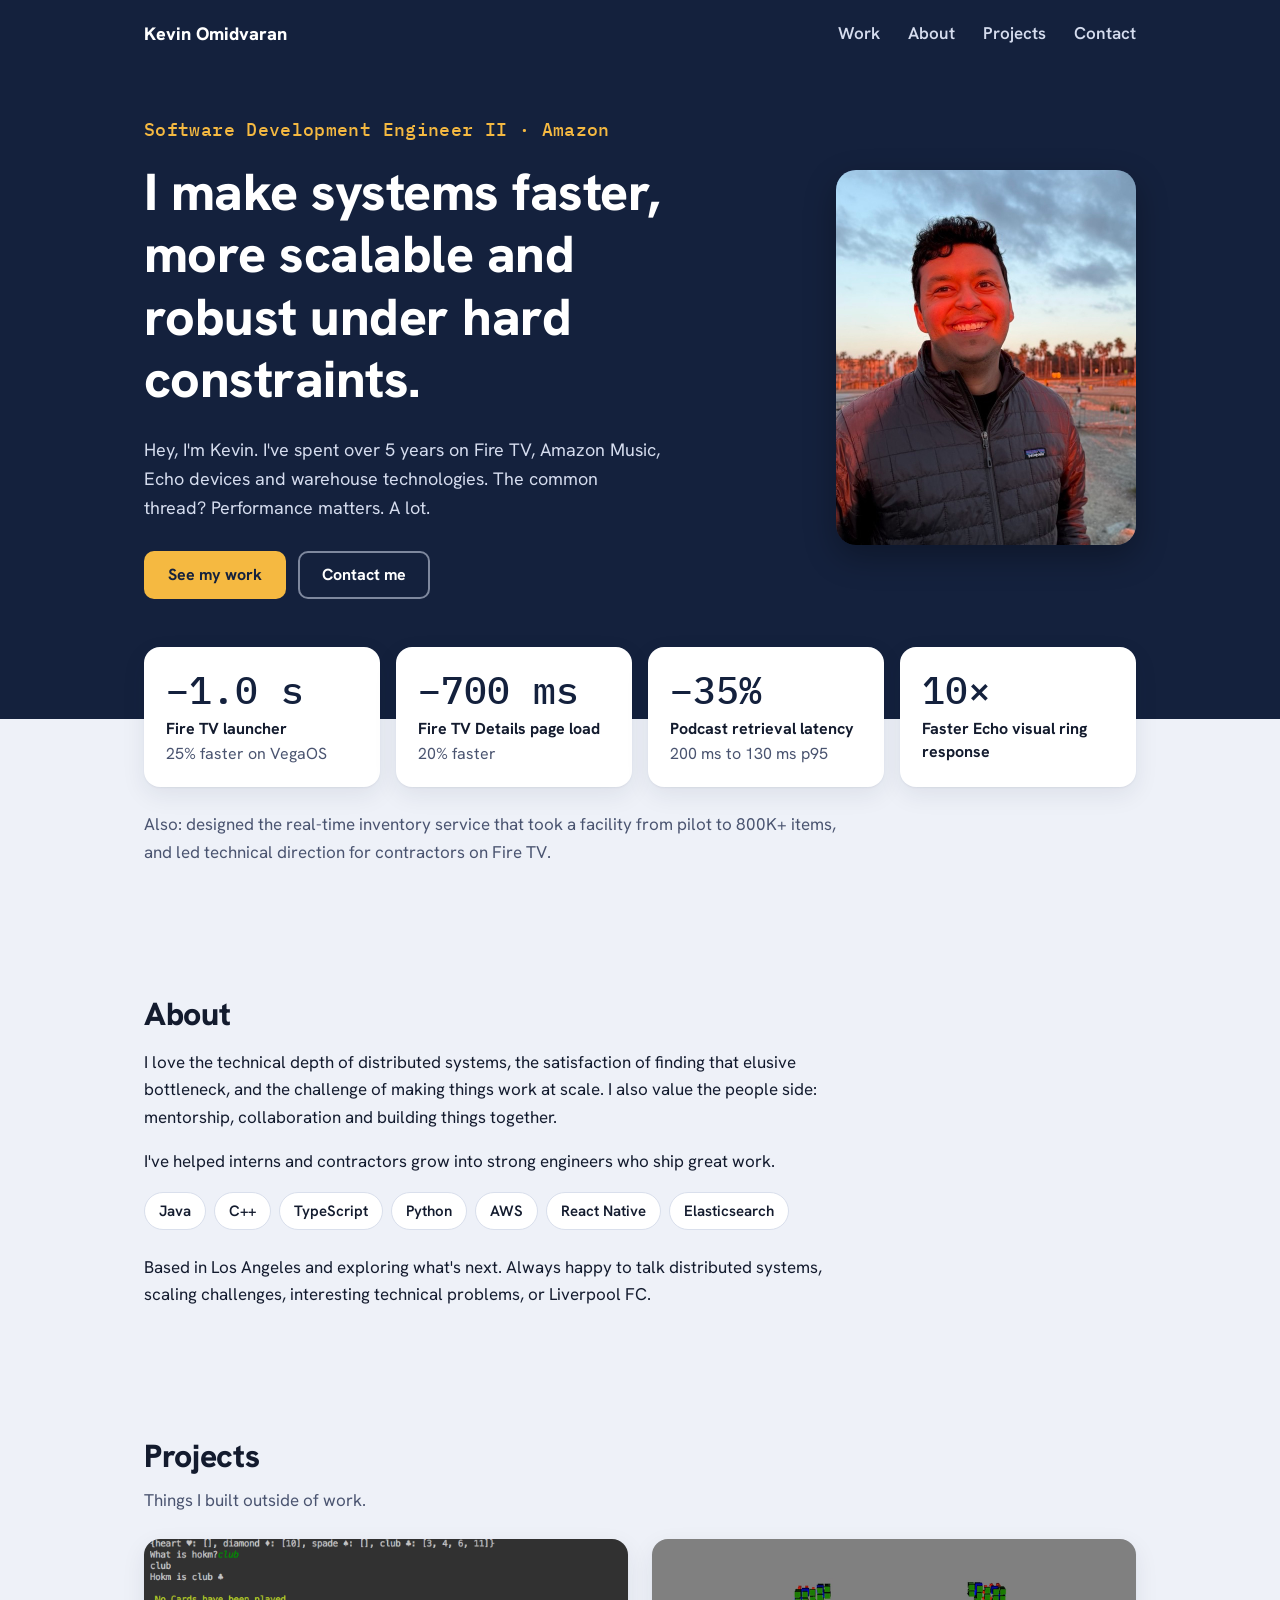
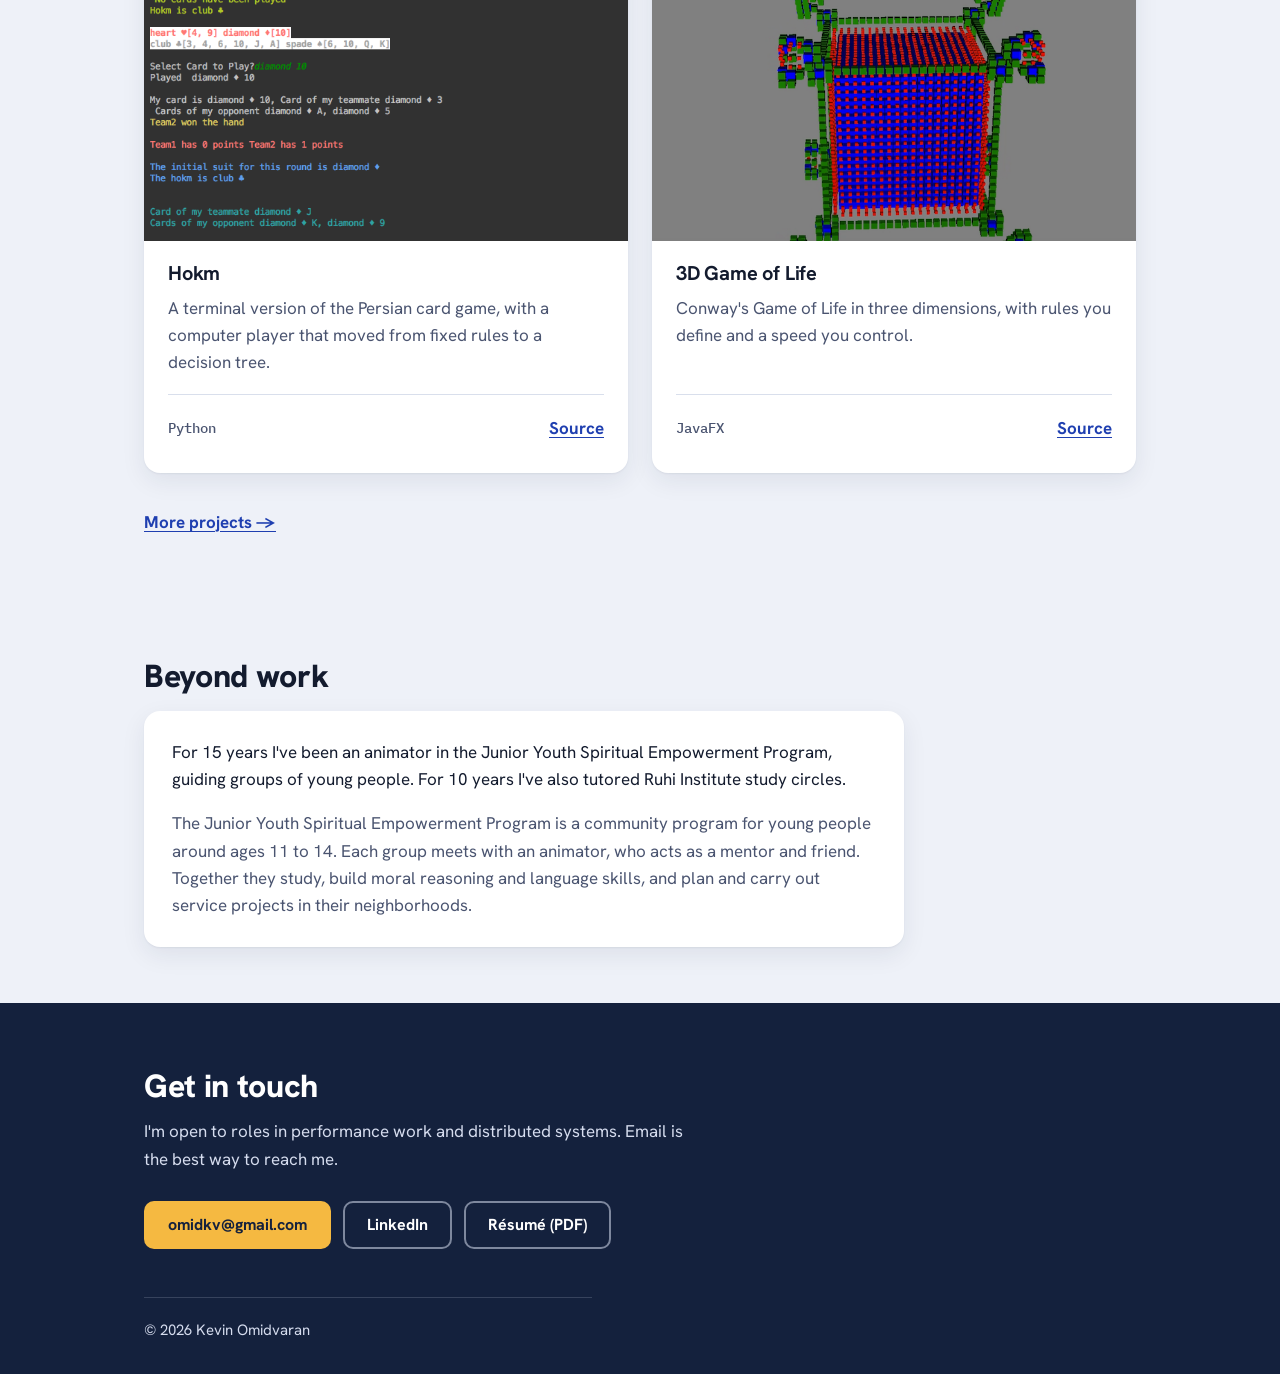
<file: index.html>
<!doctype html>
<html lang="en">
<head>
  <meta charset="utf-8">
  <meta name="viewport" content="width=device-width, initial-scale=1">
  <title>Kevin Omidvaran | Software Engineer</title>
  <meta name="description" content="Kevin Omidvaran, Software Development Engineer II at Amazon. Five years making Fire TV, Amazon Music, Echo and warehouse systems faster, more scalable and more robust.">
  <meta name="author" content="Kevin Omidvaran">
  <link rel="canonical" href="https://kevinomidvaran.com/">
  <meta name="theme-color" content="#14213D">

  <meta property="og:type" content="website">
  <meta property="og:site_name" content="Kevin Omidvaran">
  <meta property="og:url" content="https://kevinomidvaran.com/">
  <meta property="og:title" content="Kevin Omidvaran | Software Engineer">
  <meta property="og:description" content="I make systems faster, more scalable and robust under hard constraints. Software Development Engineer II at Amazon.">
  <meta property="og:image" content="https://kevinomidvaran.com/assets/images/og-image.png">
  <meta property="og:image:width" content="1200">
  <meta property="og:image:height" content="630">
  <meta property="og:image:alt" content="Kevin Omidvaran, Software Engineer">
  <meta name="twitter:card" content="summary_large_image">
  <meta name="twitter:title" content="Kevin Omidvaran | Software Engineer">
  <meta name="twitter:description" content="I make systems faster, more scalable and robust under hard constraints.">
  <meta name="twitter:image" content="https://kevinomidvaran.com/assets/images/og-image.png">

  <link rel="icon" href="assets/favicon.svg" type="image/svg+xml">
  <link rel="apple-touch-icon" href="assets/apple-touch-icon.png">

  <link rel="preconnect" href="https://fonts.googleapis.com">
  <link rel="preconnect" href="https://fonts.gstatic.com" crossorigin>
  <link href="https://fonts.googleapis.com/css2?family=Hanken+Grotesk:wght@400..800&family=IBM+Plex+Mono:wght@500&display=swap" rel="stylesheet">
  <link rel="stylesheet" href="assets/css/style.css">

  <script type="application/ld+json">
  {
    "@context": "https://schema.org",
    "@type": "Person",
    "name": "Kevin Omidvaran",
    "url": "https://kevinomidvaran.com/",
    "jobTitle": "Software Development Engineer II",
    "worksFor": { "@type": "Organization", "name": "Amazon" },
    "address": { "@type": "PostalAddress", "addressLocality": "Los Angeles", "addressRegion": "CA" },
    "sameAs": ["https://linkedin.com/in/komidvaran/"]
  }
  </script>
</head>
<body>
  <a class="skip-link" href="#main">Skip to content</a>

  <header class="band">
    <nav class="container site-nav" aria-label="Main">
      <a class="brand" href="index.html">Kevin Omidvaran</a>
      <ul class="nav-links">
        <li><a href="#work">Work</a></li>
        <li><a href="#about">About</a></li>
        <li><a href="#projects">Projects</a></li>
        <li><a href="#contact">Contact</a></li>
      </ul>
    </nav>

    <div class="container hero">
      <div>
        <p class="label">Software Development Engineer II · Amazon</p>
        <h1>I make systems faster, more scalable and robust under hard constraints.</h1>
        <p>Hey, I'm Kevin. I've spent over 5 years on Fire TV, Amazon Music, Echo devices and warehouse technologies. The common thread? Performance matters. A lot.</p>
        <div class="actions">
          <a class="btn btn--accent" href="#work">See my work</a>
          <a class="btn btn--outline" href="#contact">Contact me</a>
        </div>
      </div>
      <figure class="portrait">
        <img src="assets/images/portrait.jpg" alt="Kevin Omidvaran smiling at the beach at sunset" width="600" height="750">
      </figure>
    </div>
  </header>

  <main id="main">
    <section id="work" class="work" aria-labelledby="work-title">
      <div class="container">
        <h2 id="work-title" class="visually-hidden">Work</h2>
        <ul class="stats">
          <li class="card stat">
            <span class="stat-number">−1.0&nbsp;s</span>
            <span class="stat-label"><strong>Fire TV launcher</strong>25% faster on VegaOS</span>
          </li>
          <li class="card stat">
            <span class="stat-number">−700&nbsp;ms</span>
            <span class="stat-label"><strong>Fire TV Details page load</strong>20% faster</span>
          </li>
          <li class="card stat">
            <span class="stat-number">−35%</span>
            <span class="stat-label"><strong>Podcast retrieval latency</strong>200&nbsp;ms to 130&nbsp;ms p95</span>
          </li>
          <li class="card stat">
            <span class="stat-number">10×</span>
            <span class="stat-label"><strong>Faster Echo visual ring response</strong></span>
          </li>
        </ul>
        <p class="also">Also: designed the real-time inventory service that took a facility from pilot to 800K+ items, and led technical direction for contractors on Fire TV.</p>
      </div>
    </section>

    <section id="about" aria-labelledby="about-title">
      <div class="container">
        <div class="prose">
        <h2 id="about-title">About</h2>
        <p>I love the technical depth of distributed systems, the satisfaction of finding that elusive bottleneck, and the challenge of making things work at scale. I also value the people side: mentorship, collaboration and building things together.</p>
        <p>I've helped interns and contractors grow into strong engineers who ship great work.</p>
        <ul class="tags" aria-label="Skills">
          <li>Java</li>
          <li>C++</li>
          <li>TypeScript</li>
          <li>Python</li>
          <li>AWS</li>
          <li>React Native</li>
          <li>Elasticsearch</li>
        </ul>
        <p>Based in Los Angeles and exploring what's next. Always happy to talk distributed systems, scaling challenges, interesting technical problems, or Liverpool FC.</p>
        </div>
      </div>
    </section>

    <section id="projects" aria-labelledby="projects-title">
      <div class="container">
        <h2 id="projects-title">Projects</h2>
        <p class="lede">Things I built outside of work.</p>
        <ul class="project-grid">
          <li class="card project">
            <figure class="project-media">
              <img src="assets/images/hokm.png" alt="Terminal screenshot of a Hokm game: the hands, cards played and running score" width="649" height="770" loading="lazy">
            </figure>
            <div class="project-body">
              <h3>Hokm</h3>
              <p>A terminal version of the Persian card game, with a computer player that moved from fixed rules to a decision tree.</p>
              <div class="project-meta">
                <span class="tech">Python</span>
                <a class="source" href="https://github.com/omidkv/Hokm">Source<span class="visually-hidden"> code for Hokm on GitHub</span></a>
              </div>
            </div>
          </li>
          <li class="card project">
            <figure class="project-media">
              <img src="assets/images/game-of-life-3d.png" alt="3D Game of Life: a cube of live cells rendered in blue, red and green" width="700" height="457" loading="lazy">
            </figure>
            <div class="project-body">
              <h3>3D Game of Life</h3>
              <p>Conway's Game of Life in three dimensions, with rules you define and a speed you control.</p>
              <div class="project-meta">
                <span class="tech">JavaFX</span>
                <a class="source" href="https://github.com/omidkv/GameOfLife3d">Source<span class="visually-hidden"> code for 3D Game of Life on GitHub</span></a>
              </div>
            </div>
          </li>
        </ul>
        <a class="more-link" href="more-projects.html">More projects&nbsp;→</a>
      </div>
    </section>

    <section id="beyond" aria-labelledby="beyond-title">
      <div class="container">
        <h2 id="beyond-title">Beyond work</h2>
        <div class="card beyond-card">
          <p>For 15 years I've been an animator in the Junior Youth Spiritual Empowerment Program, guiding groups of young people. For 10 years I've also tutored Ruhi Institute study circles.</p>
          <p class="muted">The Junior Youth Spiritual Empowerment Program is a community program for young people around ages 11 to 14. Each group meets with an animator, who acts as a mentor and friend. Together they study, build moral reasoning and language skills, and plan and carry out service projects in their neighborhoods.</p>
        </div>
      </div>
    </section>
  </main>

  <footer id="contact" class="band site-footer">
    <div class="container">
      <h2>Get in touch</h2>
      <p>I'm open to roles in performance work and distributed systems. Email is the best way to reach me.</p>
      <div class="actions">
        <a class="btn btn--accent" href="mailto:omidkv@gmail.com">omidkv@gmail.com</a>
        <a class="btn btn--outline" href="https://linkedin.com/in/komidvaran/" rel="me">LinkedIn</a>
        <a class="btn btn--outline" href="assets/Kevin_Omidvaran_Resume.pdf">Résumé (PDF)</a>
      </div>
      <p class="copyright">© 2026 Kevin Omidvaran</p>
    </div>
  </footer>
</body>
</html>
</file>
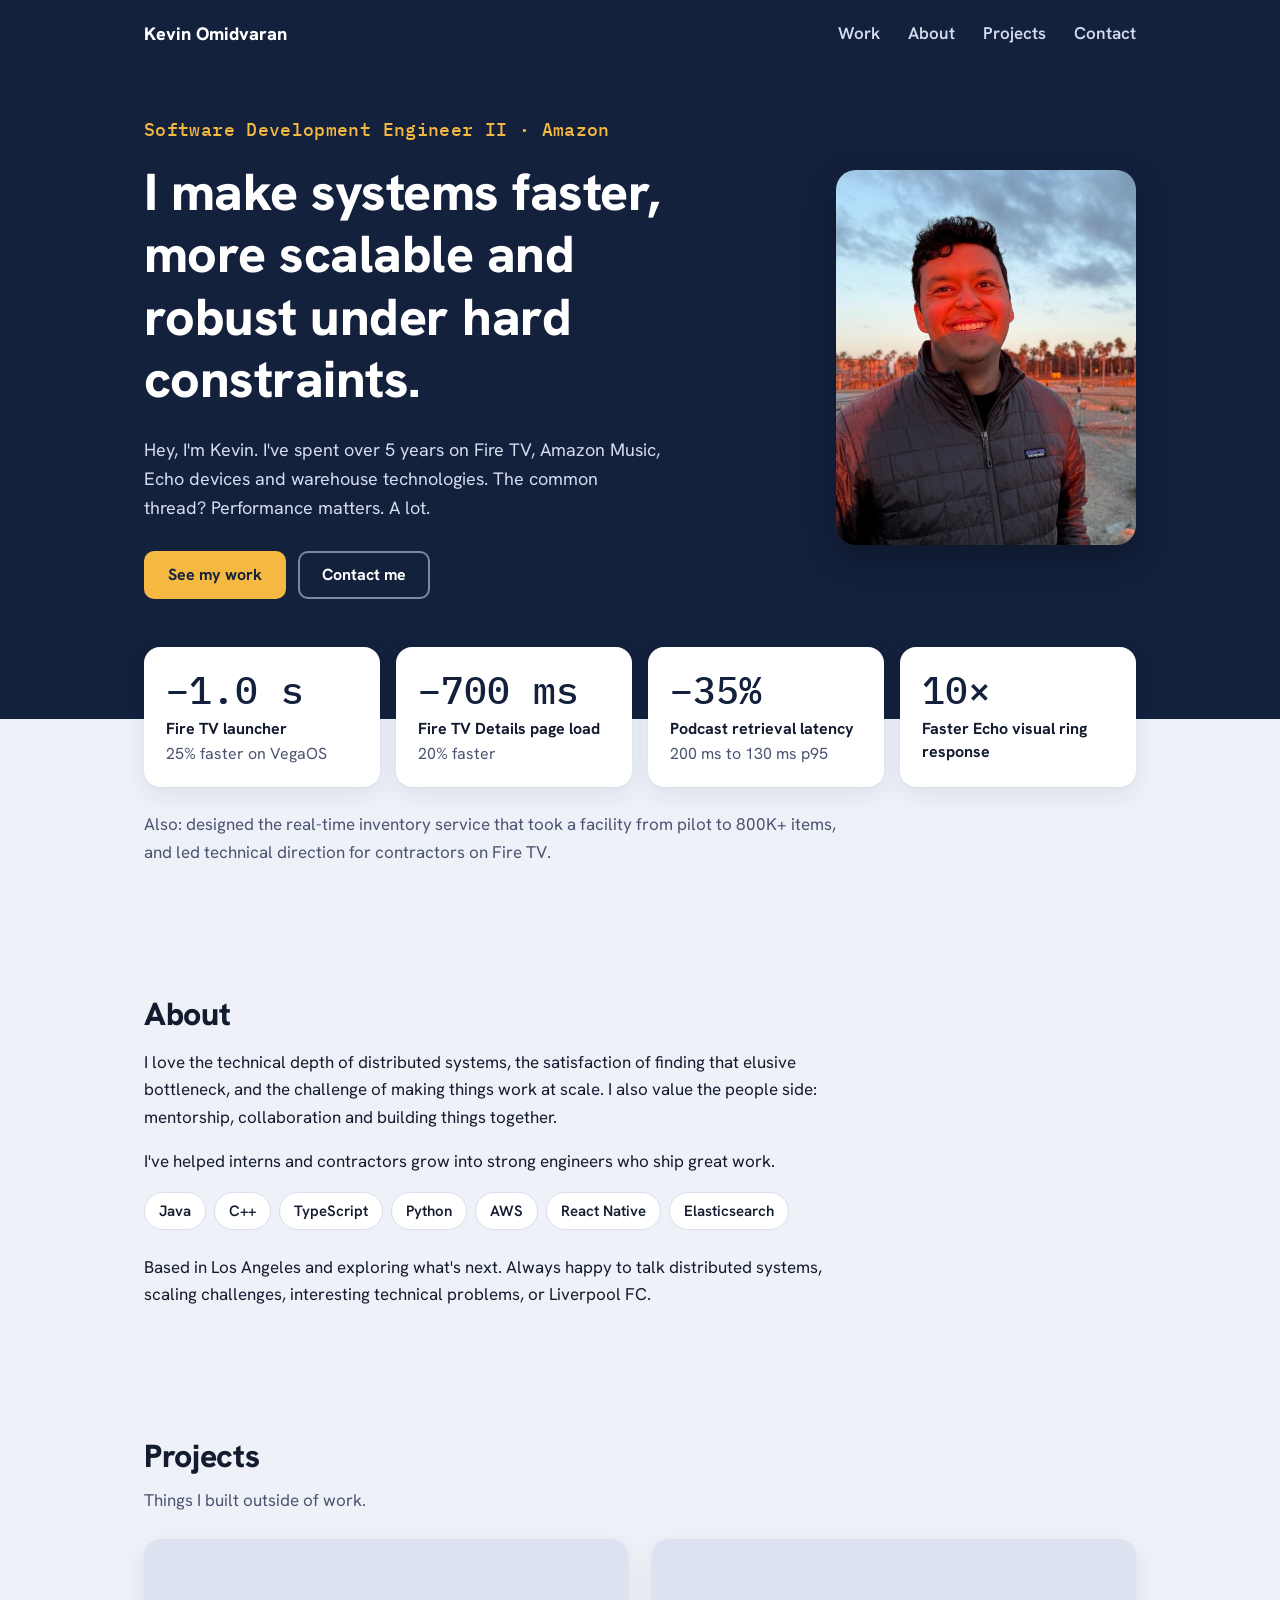
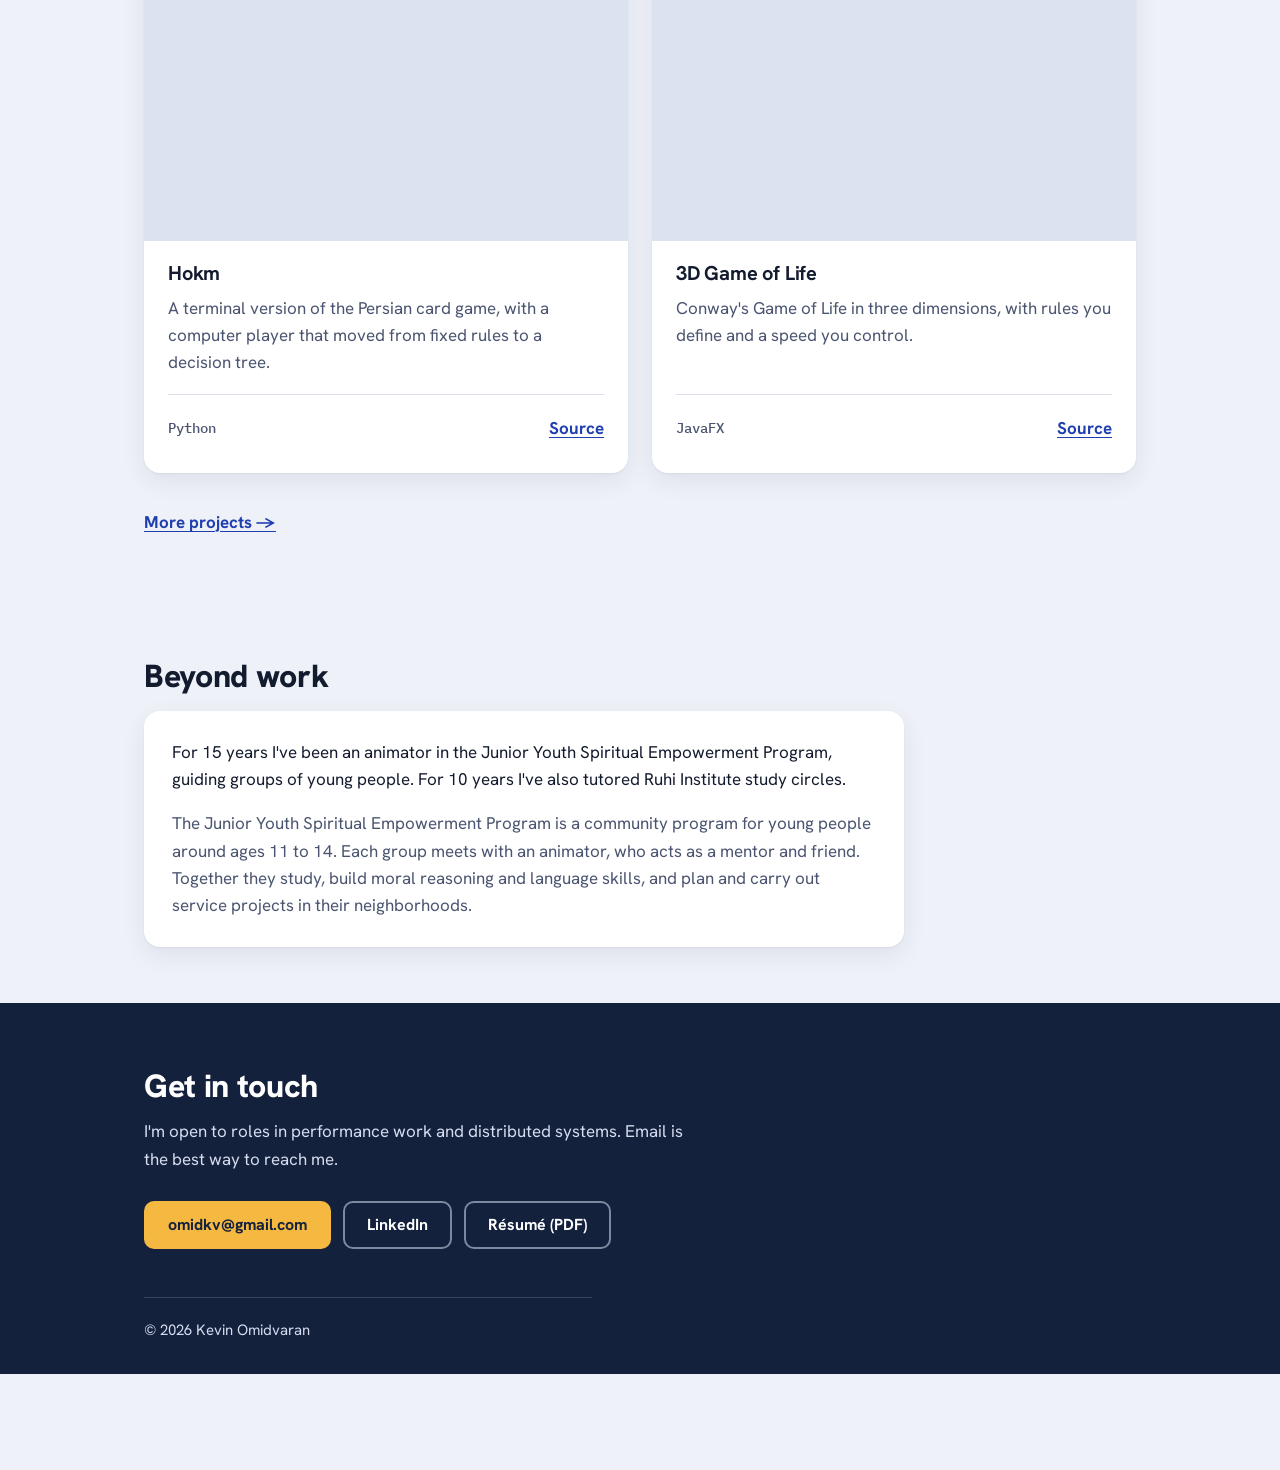
<file: about.html>
<!doctype html>
<html lang="en">
<head>
  <meta charset="utf-8">
  <title>Moved | Kevin Omidvaran</title>
  <meta name="robots" content="noindex">
  <link rel="canonical" href="https://kevinomidvaran.com/">
  <meta http-equiv="refresh" content="0; url=./#about">
</head>
<body>
  <!-- Old URL kept so existing links keep working. -->
  <p>This page has moved to <a href="./#about">kevinomidvaran.com</a>.</p>
</body>
</html>
</file>
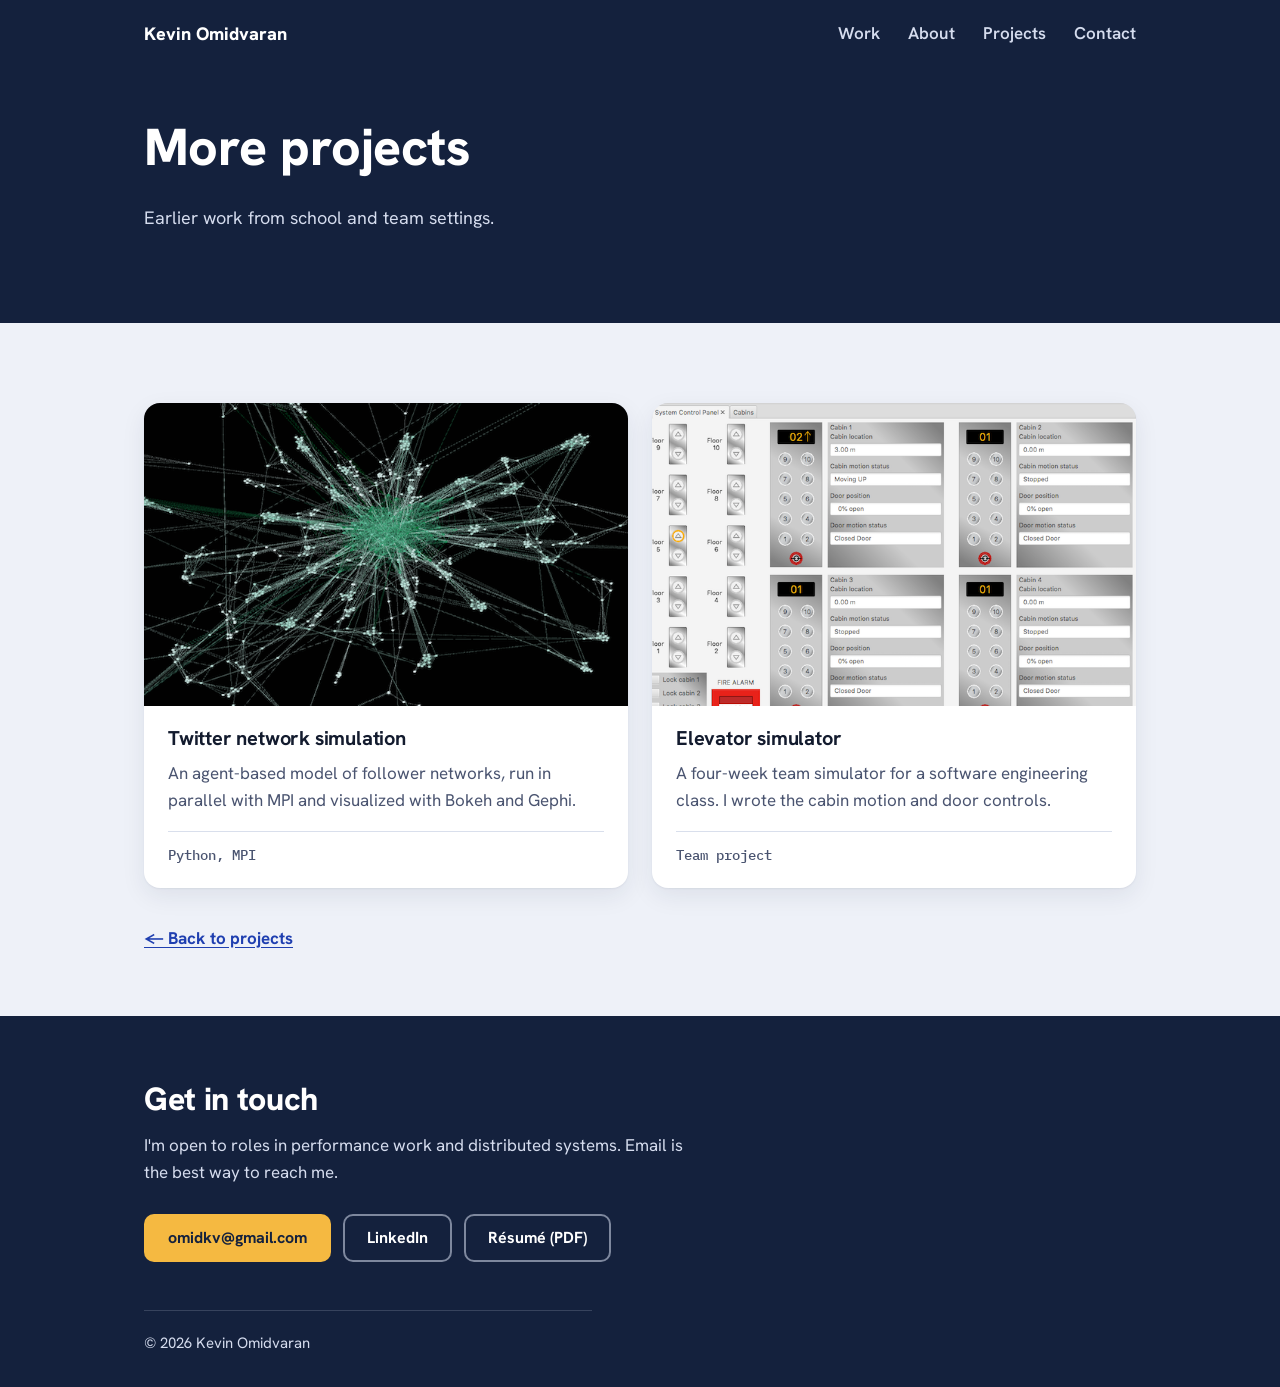
<file: more-projects.html>
<!doctype html>
<html lang="en">
<head>
  <meta charset="utf-8">
  <meta name="viewport" content="width=device-width, initial-scale=1">
  <title>More projects | Kevin Omidvaran</title>
  <meta name="description" content="Earlier projects by Kevin Omidvaran: a parallel agent-based Twitter network simulation and a team-built elevator simulator.">
  <meta name="author" content="Kevin Omidvaran">
  <link rel="canonical" href="https://kevinomidvaran.com/more-projects.html">
  <meta name="theme-color" content="#14213D">

  <meta property="og:type" content="website">
  <meta property="og:site_name" content="Kevin Omidvaran">
  <meta property="og:url" content="https://kevinomidvaran.com/more-projects.html">
  <meta property="og:title" content="More projects | Kevin Omidvaran">
  <meta property="og:description" content="Earlier work from school and team settings.">
  <meta property="og:image" content="https://kevinomidvaran.com/assets/images/og-image.png">
  <meta property="og:image:width" content="1200">
  <meta property="og:image:height" content="630">
  <meta property="og:image:alt" content="Kevin Omidvaran, Software Engineer">
  <meta name="twitter:card" content="summary_large_image">
  <meta name="twitter:title" content="More projects | Kevin Omidvaran">
  <meta name="twitter:description" content="Earlier work from school and team settings.">
  <meta name="twitter:image" content="https://kevinomidvaran.com/assets/images/og-image.png">

  <link rel="icon" href="assets/favicon.svg" type="image/svg+xml">
  <link rel="apple-touch-icon" href="assets/apple-touch-icon.png">

  <link rel="preconnect" href="https://fonts.googleapis.com">
  <link rel="preconnect" href="https://fonts.gstatic.com" crossorigin>
  <link href="https://fonts.googleapis.com/css2?family=Hanken+Grotesk:wght@400..800&family=IBM+Plex+Mono:wght@500&display=swap" rel="stylesheet">
  <link rel="stylesheet" href="assets/css/style.css">
</head>
<body>
  <a class="skip-link" href="#main">Skip to content</a>

  <header class="band">
    <nav class="container site-nav" aria-label="Main">
      <a class="brand" href="index.html">Kevin Omidvaran</a>
      <ul class="nav-links">
        <li><a href="index.html#work">Work</a></li>
        <li><a href="index.html#about">About</a></li>
        <li><a href="index.html#projects" aria-current="page">Projects</a></li>
        <li><a href="#contact">Contact</a></li>
      </ul>
    </nav>

    <div class="container hero hero--simple">
      <h1>More projects</h1>
      <p>Earlier work from school and team settings.</p>
    </div>
  </header>

  <main id="main">
    <section aria-label="Projects">
      <div class="container">
        <ul class="project-grid">
          <li class="card project">
            <figure class="project-media">
              <img src="assets/images/twitter-network.png" alt="Simulated follower network graph rendered in Gephi: green clusters radiating from a dense center" width="700" height="400">
            </figure>
            <div class="project-body">
              <h3>Twitter network simulation</h3>
              <p>An agent-based model of follower networks, run in parallel with MPI and visualized with Bokeh and Gephi.</p>
              <div class="project-meta">
                <span class="tech">Python, MPI</span>
                <!-- No public repo. To add one: <a class="source" href="https://github.com/...">Source</a> -->
              </div>
            </div>
          </li>
          <li class="card project">
            <figure class="project-media">
              <img src="assets/images/elevator-simulator.png" alt="Elevator simulator control panel showing floor call buttons and four cabins with position and door status" width="700" height="480">
            </figure>
            <div class="project-body">
              <h3>Elevator simulator</h3>
              <p>A four-week team simulator for a software engineering class. I wrote the cabin motion and door controls.</p>
              <div class="project-meta">
                <span class="tech">Team project</span>
                <!-- github.com/clfm/Elevator returned 404 (Nov 2026). To add a repo: <a class="source" href="https://github.com/...">Source</a> -->
              </div>
            </div>
          </li>
        </ul>
        <a class="more-link" href="index.html#projects">←&nbsp;Back to projects</a>
      </div>
    </section>
  </main>

  <footer id="contact" class="band site-footer">
    <div class="container">
      <h2>Get in touch</h2>
      <p>I'm open to roles in performance work and distributed systems. Email is the best way to reach me.</p>
      <div class="actions">
        <a class="btn btn--accent" href="mailto:omidkv@gmail.com">omidkv@gmail.com</a>
        <a class="btn btn--outline" href="https://linkedin.com/in/komidvaran/" rel="me">LinkedIn</a>
        <a class="btn btn--outline" href="assets/Kevin_Omidvaran_Resume.pdf">Résumé (PDF)</a>
      </div>
      <p class="copyright">© 2026 Kevin Omidvaran</p>
    </div>
  </footer>
</body>
</html>
</file>
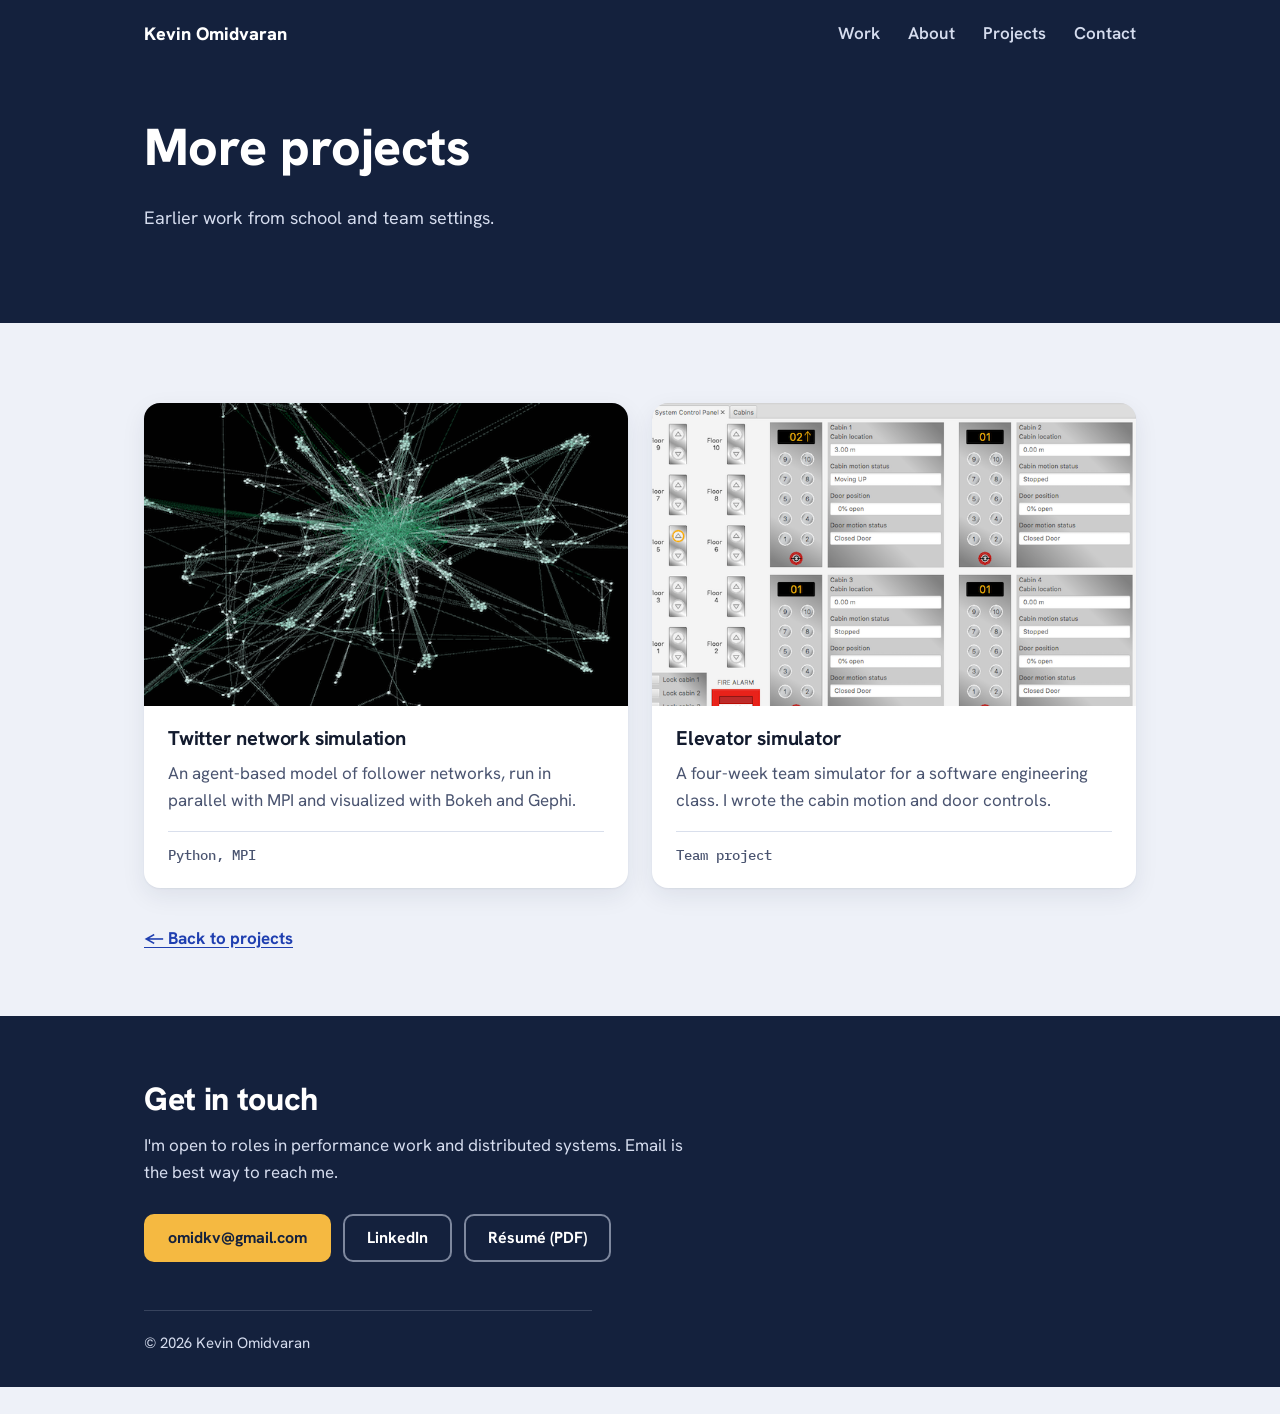
<file: portfolio_1.html>
<!doctype html>
<html lang="en">
<head>
  <meta charset="utf-8">
  <title>Moved | Kevin Omidvaran</title>
  <meta name="robots" content="noindex">
  <link rel="canonical" href="https://kevinomidvaran.com/more-projects.html">
  <meta http-equiv="refresh" content="0; url=more-projects.html">
</head>
<body>
  <!-- Old URL kept so existing links keep working. -->
  <p>This page has moved to <a href="more-projects.html">kevinomidvaran.com/more-projects.html</a>.</p>
</body>
</html>
</file>
<file: assets/css/style.css>
/* kevinomidvaran.com — one small stylesheet, no framework. */

:root {
  --navy: #14213D;
  --bg: #EEF1F8;
  --card: #FFFFFF;
  --text: #131B2E;
  --muted: #4A5470;
  --link: #1F3FB0;
  --accent: #F5B941;
  --on-navy: #D5DCEE;
  --line: #D9DFEC;

  --radius: 16px;
  --shadow: 0 1px 2px rgba(20, 33, 61, .06), 0 8px 24px rgba(20, 33, 61, .08);
  --container: 1040px;
  --gutter: 24px;

  --font: "Hanken Grotesk", system-ui, -apple-system, "Segoe UI", Roboto, sans-serif;
  --mono: "IBM Plex Mono", ui-monospace, SFMono-Regular, Menlo, monospace;
}

*, *::before, *::after { box-sizing: border-box; }

html { -webkit-text-size-adjust: 100%; }

body {
  margin: 0;
  background: var(--bg);
  color: var(--text);
  font-family: var(--font);
  font-size: 1.0625rem;
  line-height: 1.6;
}

img { display: block; max-width: 100%; height: auto; }

h1, h2, h3 { line-height: 1.2; margin: 0 0 .5em; letter-spacing: -.01em; }
h2 { font-size: clamp(1.6rem, 3vw, 2rem); font-weight: 800; }
h3 { font-size: 1.25rem; font-weight: 700; }
p { margin: 0 0 1em; }

a { color: var(--link); text-underline-offset: .2em; }
a:hover { text-decoration-thickness: 2px; }

:focus-visible { outline: 3px solid var(--link); outline-offset: 3px; border-radius: 6px; }
.band :focus-visible { outline-color: var(--accent); }

.container { max-width: var(--container); margin: 0 auto; padding: 0 var(--gutter); }

.visually-hidden {
  position: absolute !important; width: 1px; height: 1px; overflow: hidden;
  clip: rect(0 0 0 0); clip-path: inset(50%); white-space: nowrap;
}

.skip-link {
  position: absolute; left: 12px; top: -100px; z-index: 10;
  background: var(--accent); color: var(--navy); font-weight: 700;
  padding: 10px 16px; border-radius: 8px;
}
.skip-link:focus { top: 12px; }

/* ---------- Navy bands (header + footer) ---------- */

.band { background: var(--navy); color: var(--on-navy); }
.band h1, .band h2 { color: #fff; }
.band a { color: #fff; }

.site-nav {
  display: flex; flex-wrap: wrap; align-items: center; justify-content: space-between;
  gap: 8px 24px; padding-top: 12px; padding-bottom: 12px;
}
.brand {
  display: inline-flex; align-items: center; min-height: 44px;
  font-weight: 800; font-size: 1.125rem; text-decoration: none;
}
.nav-links { display: flex; flex-wrap: wrap; gap: 4px; margin: 0 -12px; padding: 0; list-style: none; }
.nav-links a {
  display: inline-flex; align-items: center; min-height: 44px; padding: 0 12px;
  color: var(--on-navy); font-weight: 600; text-decoration: none; border-radius: 8px;
}
.nav-links a:hover { color: #fff; background: rgba(255, 255, 255, .08); }

.hero {
  display: grid; grid-template-columns: minmax(0, 1fr) 300px; align-items: center;
  gap: 40px 56px; padding-top: 48px; padding-bottom: 120px;
}
.hero--simple { display: block; padding-bottom: 72px; }
.label {
  margin: 0 0 16px; font-family: var(--mono); font-weight: 500; font-size: .875rem;
  letter-spacing: .02em; color: var(--accent);
}
.hero h1 { font-size: clamp(2rem, 4.6vw, 3.25rem); font-weight: 800; max-width: 20ch; }
.hero p { font-size: 1.125rem; max-width: 52ch; }

.portrait {
  width: 100%; max-width: 300px; aspect-ratio: 4 / 5; margin: 0; justify-self: end;
  border-radius: 20px; overflow: hidden; background: #24345A;
  box-shadow: 0 12px 32px rgba(0, 0, 0, .3);
}
.portrait img { width: 100%; height: 100%; object-fit: cover; }

/* ---------- Buttons ---------- */

.actions { display: flex; flex-wrap: wrap; gap: 12px; margin-top: 28px; }
.btn {
  display: inline-flex; align-items: center; justify-content: center;
  min-height: 48px; padding: 0 22px; border-radius: 10px; border: 2px solid transparent;
  font-weight: 700; font-size: 1rem; text-decoration: none;
}
.band .btn--accent, .btn--accent { background: var(--accent); color: var(--navy); }
.btn--accent:hover { background: #F8C964; text-decoration: none; }
.band .btn--outline, .btn--outline { border-color: rgba(213, 220, 238, .55); color: #fff; }
.btn--outline:hover { border-color: #fff; background: rgba(255, 255, 255, .08); }

/* ---------- Sections & cards ---------- */

main section { padding: 56px 0; }
.lede { color: var(--muted); margin-top: -.25em; }

.card {
  background: var(--card); border-radius: var(--radius); box-shadow: var(--shadow);
}

/* Work: overlaps the navy band */
.work { padding-top: 0; margin-top: -72px; }
.stats { display: flex; flex-wrap: wrap; gap: 16px; margin: 0 0 24px; padding: 0; list-style: none; }
.stat { flex: 1 1 200px; padding: 22px 22px 20px; }
.stat-number {
  display: block; margin-bottom: 6px;
  font-family: var(--mono); font-weight: 500; font-size: clamp(1.9rem, 3.4vw, 2.4rem);
  line-height: 1.1; color: var(--navy); white-space: nowrap;
}
.stat-label { color: var(--muted); font-size: 1rem; line-height: 1.45; }
.stat-label strong { display: block; color: var(--text); font-weight: 700; }
.also { color: var(--muted); max-width: 70ch; }

/* About */
.prose { max-width: 68ch; }
.tags { display: flex; flex-wrap: wrap; gap: 8px; margin: 8px 0 24px; padding: 0; list-style: none; }
.tags li {
  padding: 6px 14px; border-radius: 999px; background: var(--card);
  border: 1px solid var(--line); font-weight: 600; font-size: .9375rem;
}

/* Projects */
.project-grid {
  display: grid; grid-template-columns: repeat(auto-fit, minmax(min(100%, 300px), 1fr));
  gap: 24px; margin: 24px 0 28px; padding: 0; list-style: none;
}
.project { display: flex; flex-direction: column; overflow: hidden; }
.project-media { margin: 0; overflow: hidden; background: #DCE2EF; }
.project-media img { width: 100%; height: auto; aspect-ratio: 16 / 10; object-fit: cover; object-position: top left; }
.project-body { display: flex; flex-direction: column; flex: 1; padding: 20px 24px 22px; }
.project-body p { color: var(--muted); }
.project-meta {
  display: flex; flex-wrap: wrap; align-items: center; justify-content: space-between;
  gap: 8px 16px; margin-top: auto; padding-top: 12px; border-top: 1px solid var(--line);
}
.tech { font-family: var(--mono); font-weight: 500; font-size: .875rem; color: var(--muted); }
.source { display: inline-flex; align-items: center; min-height: 44px; font-weight: 700; }
a.source:not([href]) { color: var(--muted); text-decoration: none; }  /* placeholder until URL is added */

.more-link {
  display: inline-flex; align-items: center; min-height: 44px; font-weight: 700; font-size: 1.0625rem;
}

/* Beyond work */
.beyond-card { padding: 28px; max-width: 760px; }
.beyond-card p:last-child { margin-bottom: 0; }
.muted { color: var(--muted); }

/* ---------- Footer ---------- */

.site-footer { padding: 64px 0 32px; }
.site-footer h2 { margin-bottom: .4em; }
.site-footer p { max-width: 56ch; }
.copyright {
  max-width: none; margin: 48px 0 0; padding-top: 20px; border-top: 1px solid rgba(213, 220, 238, .18);
  font-size: .9375rem;
}

/* ---------- Responsive ---------- */

@media (max-width: 760px) {
  .hero { grid-template-columns: 1fr; padding-top: 24px; padding-bottom: 104px; }
  .portrait { max-width: 220px; justify-self: start; grid-row: 1; }
  main section { padding: 44px 0; }
  .work { margin-top: -64px; }
  .beyond-card { padding: 22px; }
}

@media (prefers-reduced-motion: no-preference) {
  html { scroll-behavior: smooth; }
  .btn, .nav-links a { transition: background-color .15s ease, border-color .15s ease, color .15s ease; }
}
</file>
